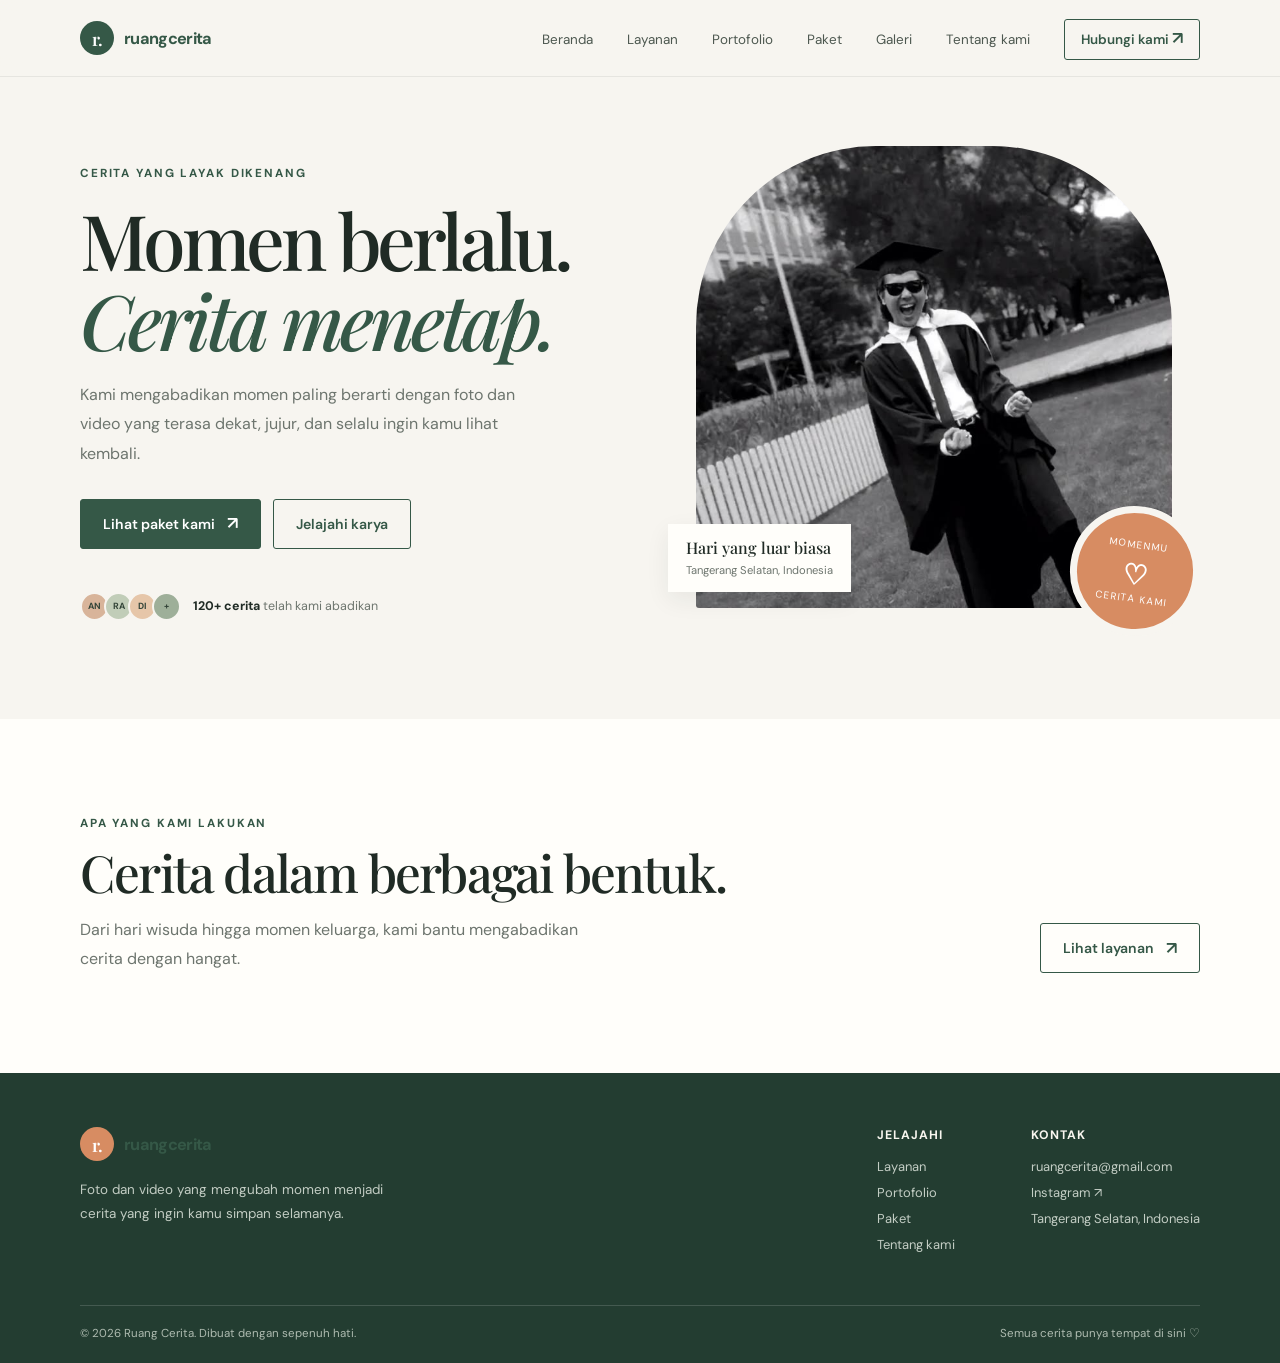
<file: index.html>
<!DOCTYPE html>
<html lang="id">
<head>
    <!-- Informasi halaman, font, stylesheet, dan JavaScript bersama. -->
    <meta charset="UTF-8">
    <meta name="viewport" content="width=device-width, initial-scale=1.0">
    <meta name="theme-color" content="#f7f5f0">
    <meta name="description" content="Ruang Cerita mengabadikan momen spesial melalui fotografi dan videografi yang hangat, jujur, dan penuh cerita.">
    <title>Ruang Cerita — Foto &amp; Video untuk Momen Berarti</title>
    <link rel="preconnect" href="https://fonts.googleapis.com">
    <link rel="preconnect" href="https://fonts.gstatic.com" crossorigin>
    <link href="https://fonts.googleapis.com/css2?family=DM+Sans:wght@400;500;600;700&amp;family=Playfair+Display:wght@500;600;700&amp;display=swap" rel="stylesheet">
    <link rel="stylesheet" href="style.css">
    <script src="script.js" defer></script>
</head>
<body>
    <!-- Navbar: logo kembali ke beranda, menu menuju halaman lain. -->
    <header class="site-header">
        <nav class="container nav-wrap" aria-label="Navigasi utama">
            <a class="brand" href="index.html" aria-label="Ruang Cerita, beranda">
                <span class="brand-mark" aria-hidden="true">r.</span>
                <span>ruang<span>cerita</span></span>
            </a>

            <button
                class="menu-toggle"
                type="button"
                aria-label="Buka menu"
                aria-expanded="false"
                aria-controls="primary-menu"
            >☰</button>    

            <ul class="nav-links" id="primary-menu">
                <li><a href="index.html" aria-current="page">Beranda</a></li>
                <li><a href="layanan.html">Layanan</a></li>
                <li><a href="portofolio.html">Portofolio</a></li>
                <li><a href="paket.html">Paket</a></li>
                <li><a href="galeri.html">Galeri</a></li>
                <li><a href="tentang.html">Tentang kami</a></li>
                <li>
                    <a class="nav-contact" href="#contact">
                        Hubungi kami <span class="arrow" aria-hidden="true">↗</span>
                    </a>
                </li>
            </ul>
        </nav>
    </header>

    <main>
        <!-- Hero: pengenalan brand dan tautan ke portofolio serta paket. -->
        <section class="container hero" id="home">
            <div class="hero-copy">
                <span class="eyebrow">Cerita yang layak dikenang</span>
                <h1>Momen berlalu.<br><em>Cerita menetap.</em></h1>
                <p>
                    Kami mengabadikan momen paling berarti dengan foto dan video
                    yang terasa dekat, jujur, dan selalu ingin kamu lihat kembali.
                </p>
                <div class="hero-actions">
                    <a class="button" href="paket.html">
                        Lihat paket kami <span class="arrow" aria-hidden="true">↗</span>
                    </a>
                    <a class="button button--outline" href="portofolio.html">Jelajahi karya</a>
                </div>
                <div class="hero-note">
                    <div class="avatar-stack" aria-hidden="true">
                        <span>AN</span><span>RA</span><span>DI</span><span>+</span>
                    </div>
                    <span><strong>120+ cerita</strong> telah kami abadikan</span>
                </div>
            </div>

            <div class="hero-visual">
                <div class="hero-image">
                    <img
                        src="asset/wisuda7.jpeg"
                        alt="Pasangan pengantin merayakan momen bersama"
                        fetchpriority="high"
                    >
                </div>
                <div class="hero-caption">
                    <strong>Hari yang luar biasa</strong>
                    <span>Tangerang Selatan, Indonesia</span>
                </div>
                <div class="hero-stamp" aria-label="Momenmu, cerita kami">
                    <span>Momenmu</span><strong>♡</strong><span>Cerita kami</span>
                </div>
            </div>
        </section>

        <!-- Ringkasan layanan dengan tautan ke halaman layanan lengkap. -->
        <section class="services" aria-label="Ringkasan layanan">
            <div class="container">
                <div class="section-heading">
                    <div>
                        <span class="eyebrow">Apa yang kami lakukan</span>
                        <h2 class="section-title">Cerita dalam berbagai bentuk.</h2>
                        <p class="section-intro">
                            Dari hari wisuda hingga momen keluarga, kami bantu
                            mengabadikan cerita dengan hangat.
                        </p>
                    </div>
                    <a class="button button--outline" href="layanan.html">
                        Lihat layanan <span class="arrow" aria-hidden="true">↗</span>
                    </a>
                </div>
            </div>
        </section>
    </main>

   <!-- Footer: tautan ke halaman lain dan informasi kontak. -->
    <footer class="site-footer" id="contact">
        <div class="container">
            <div class="footer-main">
                <div class="footer-brand">
                    <a class="brand" href="index.html">
                        <span class="brand-mark" aria-hidden="true">r.</span>
                        <span>ruang<span>cerita</span></span>
                    </a>
                    <p>
                        Foto dan video yang mengubah momen menjadi cerita yang ingin
                        kamu simpan selamanya.
                    </p>
                </div>
                <div class="footer-right">
                    <div class="footer-col">
                        <h2>Jelajahi</h2>
                        <a href="layanan.html">Layanan</a>
                        <a href="portofolio.html">Portofolio</a>
                        <a href="paket.html">Paket</a>
                        <a href="tentang.html">Tentang kami</a>
                    </div>
                    <div class="footer-col">
                        <h2>Kontak</h2>
                        <a href="mailto:ruangcerita@gmail.com">ruangcerita@gmail.com</a>
                        <a href="https://instagram.com/" target="_blank" rel="noreferrer">Instagram ↗</a>
                        <p>Tangerang Selatan, Indonesia</p>
                    </div>
                </div>
            </div>
            <div class="footer-bottom">
                <span>© 2026 Ruang Cerita. Dibuat dengan sepenuh hati.</span>
                <span>Semua cerita punya tempat di sini ♡</span>
            </div>
        </div>
    </footer>
</body>
</html>
</file>
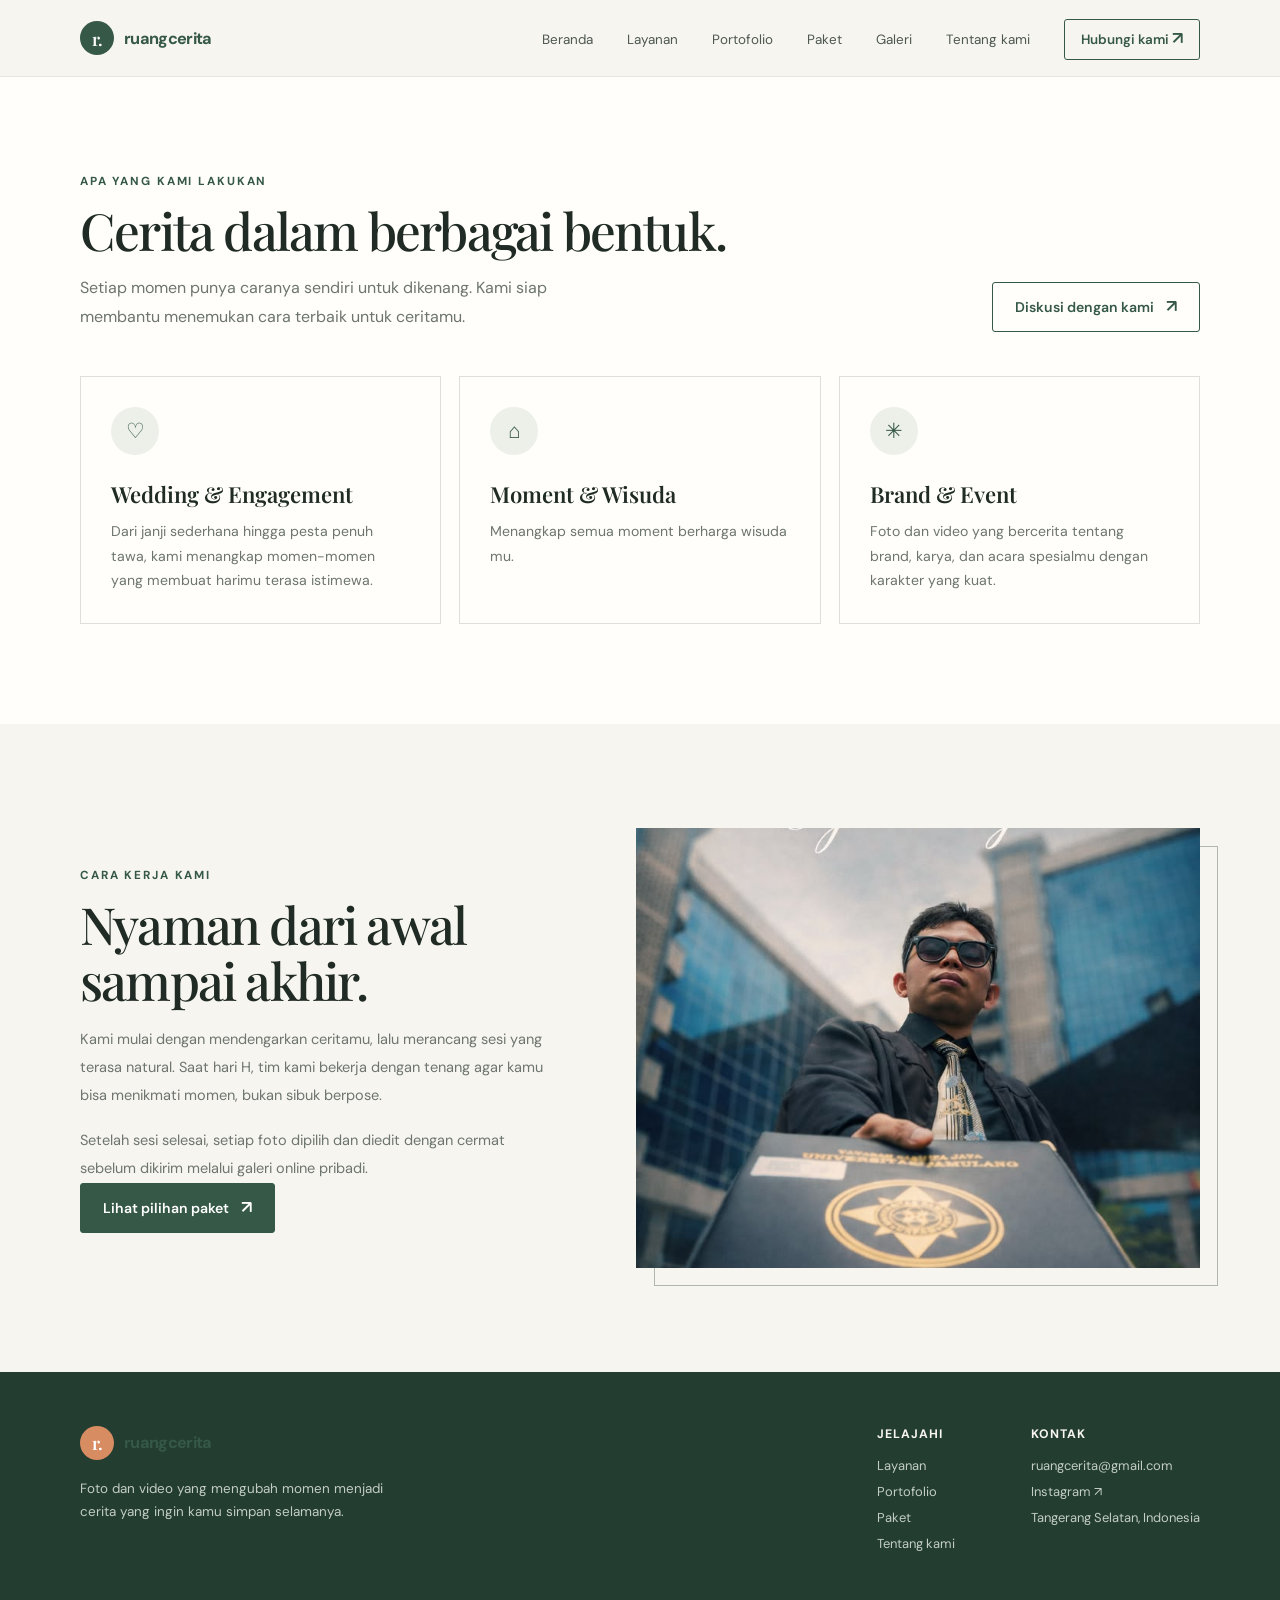
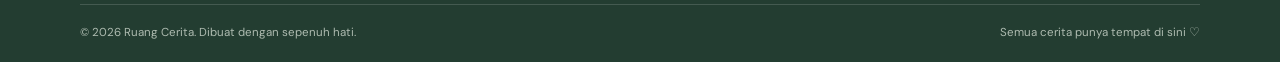
<file: layanan.html>
<!DOCTYPE html>
<html lang="id">
<head>
    <!-- Informasi halaman, font, stylesheet, dan JavaScript bersama. -->
    <meta charset="UTF-8">
    <meta name="viewport" content="width=device-width, initial-scale=1.0">
    <meta name="theme-color" content="#f7f5f0">
    <meta name="description" content="Jelajahi layanan fotografi dan videografi Ruang Cerita untuk pernikahan, keluarga, brand, dan acara.">
    <title>Layanan — Ruang Cerita</title>
    <link rel="preconnect" href="https://fonts.googleapis.com">
    <link rel="preconnect" href="https://fonts.gstatic.com" crossorigin>
    <link href="https://fonts.googleapis.com/css2?family=DM+Sans:wght@400;500;600;700&amp;family=Playfair+Display:wght@500;600;700&amp;display=swap" rel="stylesheet">
    <link rel="stylesheet" href="style.css">
    <script src="script.js" defer></script>
</head>
<body>
    <!-- Navbar: navigasi lintas halaman dan tombol menu untuk layar kecil. -->
    <header class="site-header">
        <nav class="container nav-wrap" aria-label="Navigasi utama">
            <a class="brand" href="index.html" aria-label="Ruang Cerita, beranda">
                <span class="brand-mark" aria-hidden="true">r.</span>
                <span>ruang<span>cerita</span></span>
            </a>
            <button
                class="menu-toggle"
                type="button"
                aria-label="Buka menu"
                aria-expanded="false"
                aria-controls="primary-menu"
            >☰</button>
            <ul class="nav-links" id="primary-menu">
                <li><a href="index.html" aria-current="page">Beranda</a></li>
                <li><a href="layanan.html">Layanan</a></li>
                <li><a href="portofolio.html">Portofolio</a></li>
                <li><a href="paket.html">Paket</a></li>
                <li><a href="galeri.html">Galeri</a></li>
                <li><a href="tentang.html">Tentang kami</a></li>
                <li>
                    <a class="nav-contact" href="#contact">
                        Hubungi kami <span class="arrow" aria-hidden="true">↗</span>
                    </a>
                </li>
            </ul>
        </nav>
    </header>

    <main>
        <!-- Daftar jasa utama yang ditawarkan oleh tim. -->
        <section class="services">
            <div class="container">
                <div class="section-heading">
                    <div>
                        <span class="eyebrow">Apa yang kami lakukan</span>
                        <h1 class="section-title">Cerita dalam berbagai bentuk.</h1>
                        <p class="section-intro">
                            Setiap momen punya caranya sendiri untuk dikenang.
                            Kami siap membantu menemukan cara terbaik untuk ceritamu.
                        </p>
                    </div>
                    <a class="button button--outline" href="#contact">
                        Diskusi dengan kami <span class="arrow" aria-hidden="true">↗</span>
                    </a>
                </div>
                <div class="services-grid">
                    <article class="service-card">
                        <div class="service-icon" aria-hidden="true">♡</div>
                        <h2>Wedding &amp; Engagement</h2>
                        <p>
                            Dari janji sederhana hingga pesta penuh tawa, kami menangkap
                            momen-momen yang membuat harimu terasa istimewa.
                        </p>
                    </article>
                    <article class="service-card">
                        <div class="service-icon" aria-hidden="true">⌂</div>
                        <h2>Moment &amp; Wisuda</h2>
                        <p>
                            Menangkap semua moment berharga wisuda mu.
                        </p>
                    </article>
                    <article class="service-card">
                        <div class="service-icon" aria-hidden="true">✳</div>
                        <h2>Brand &amp; Event</h2>
                        <p>
                            Foto dan video yang bercerita tentang brand, karya, dan acara
                            spesialmu dengan karakter yang kuat.
                        </p>
                    </article>
                </div>
            </div>
        </section>

        <!-- Penjelasan singkat tentang alur kerja jasa. -->
        <section class="container about">
            <div class="about-copy">
                <span class="eyebrow">Cara kerja kami</span>
                <h2 class="section-title">Nyaman dari awal sampai akhir.</h2>
                <p>
                    Kami mulai dengan mendengarkan ceritamu, lalu merancang sesi yang
                    terasa natural. Saat hari H, tim kami bekerja dengan tenang agar
                    kamu bisa menikmati momen, bukan sibuk berpose.
                </p>
                <p>
                    Setelah sesi selesai, setiap foto dipilih dan diedit dengan cermat
                    sebelum dikirim melalui galeri online pribadi.
                </p>
                <a class="button" href="paket.html">
                    Lihat pilihan paket <span class="arrow" aria-hidden="true">↗</span>
                </a>
            </div>
            <div class="about-photo">
                <img
                    src="asset/wisuda-gokil.jpeg"
                    alt="Fotografer mengabadikan momen pasangan"
                    loading="lazy"
                >
            </div>
        </section>
    </main>

    <!-- Footer: tautan ke halaman lain dan informasi kontak. -->
    <footer class="site-footer" id="contact">
        <div class="container">
            <div class="footer-main">
                <div class="footer-brand">
                    <a class="brand" href="index.html">
                        <span class="brand-mark" aria-hidden="true">r.</span>
                        <span>ruang<span>cerita</span></span>
                    </a>
                    <p>
                        Foto dan video yang mengubah momen menjadi cerita yang ingin
                        kamu simpan selamanya.
                    </p>
                </div>
                <div class="footer-right">
                    <div class="footer-col">
                        <h2>Jelajahi</h2>
                        <a href="layanan.html">Layanan</a>
                        <a href="portofolio.html">Portofolio</a>
                        <a href="paket.html">Paket</a>
                        <a href="tentang.html">Tentang kami</a>
                    </div>
                    <div class="footer-col">
                        <h2>Kontak</h2>
                        <a href="mailto:ruangcerita@gmail.com">ruangcerita@gmail.com</a>
                        <a href="https://instagram.com/" target="_blank" rel="noreferrer">Instagram ↗</a>
                        <p>Tangerang Selatan, Indonesia</p>
                    </div>
                </div>
            </div>
            <div class="footer-bottom">
                <span>© 2026 Ruang Cerita. Dibuat dengan sepenuh hati.</span>
                <span>Semua cerita punya tempat di sini ♡</span>
            </div>
        </div>
    </footer>
</body>
</html>
</file>
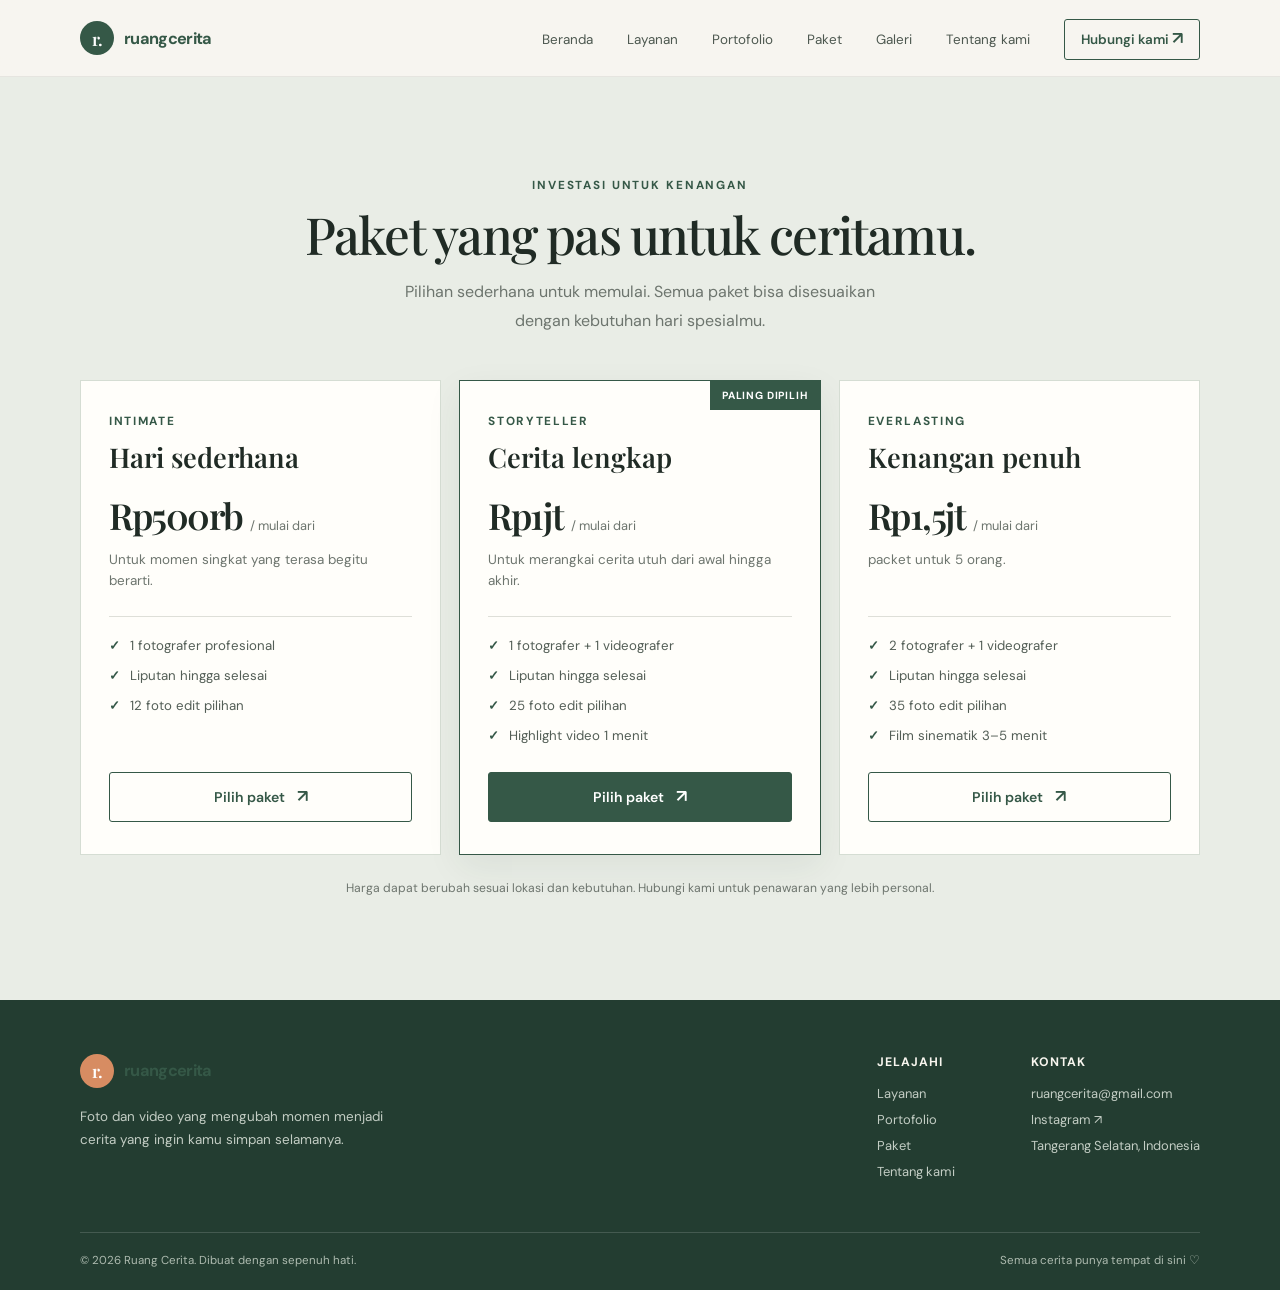
<file: paket.html>
<!DOCTYPE html>
<html lang="id">
<head>
    <!-- Informasi halaman, font, stylesheet, dan JavaScript bersama. -->
    <meta charset="UTF-8">
    <meta name="viewport" content="width=device-width, initial-scale=1.0">
    <meta name="theme-color" content="#f7f5f0">
    <meta name="description" content="Pilih paket fotografi dan videografi Ruang Cerita yang sesuai dengan kebutuhanmu.">
    <title>Paket &amp; Harga — Ruang Cerita</title>
    <link rel="preconnect" href="https://fonts.googleapis.com">
    <link rel="preconnect" href="https://fonts.gstatic.com" crossorigin>
    <link href="https://fonts.googleapis.com/css2?family=DM+Sans:wght@400;500;600;700&amp;family=Playfair+Display:wght@500;600;700&amp;display=swap" rel="stylesheet">
    <link rel="stylesheet" href="style.css">
    <script src="script.js" defer></script>
</head>
<body>
    <!-- Navbar: navigasi lintas halaman dan menu responsif. -->
    <header class="site-header">
        <nav class="container nav-wrap" aria-label="Navigasi utama">
            <a class="brand" href="index.html" aria-label="Ruang Cerita, beranda">
                <span class="brand-mark" aria-hidden="true">r.</span>
                <span>ruang<span>cerita</span></span>
            </a>
            <button
                class="menu-toggle"
                type="button"
                aria-label="Buka menu"
                aria-expanded="false"
                aria-controls="primary-menu"
            >☰</button>
            <ul class="nav-links" id="primary-menu">
                <li><a href="index.html" aria-current="page">Beranda</a></li>
                <li><a href="layanan.html">Layanan</a></li>
                <li><a href="portofolio.html">Portofolio</a></li>
                <li><a href="paket.html">Paket</a></li>
                <li><a href="galeri.html">Galeri</a></li>
                <li><a href="tentang.html">Tentang kami</a></li>
                <li>
                    <a class="nav-contact" href="#contact">
                        Hubungi kami <span class="arrow" aria-hidden="true">↗</span>
                    </a>
                </li>
            </ul>
        </nav>
    </header>

    <main>
        <!-- Daftar harga dan rincian yang termasuk di setiap paket. -->
        <section class="packages">
            <div class="container">
                <div class="packages-heading">
                    <span class="eyebrow">Investasi untuk kenangan</span>
                    <h1 class="section-title">Paket yang pas untuk ceritamu.</h1>
                    <p class="section-intro">
                        Pilihan sederhana untuk memulai. Semua paket bisa disesuaikan
                        dengan kebutuhan hari spesialmu.
                    </p>
                </div>

                <div class="package-grid">
                    <article class="package-card">
                        <span class="package-name">Intimate</span>
                        <h2>Hari sederhana</h2>
                        <p class="package-price">Rp500rb <small>/ mulai dari</small></p>
                        <p class="package-desc">Untuk momen singkat yang terasa begitu berarti.</p>
                        <ul class="package-features">
                            <li>1 fotografer profesional</li>
                            <li>Liputan hingga selesai</li>
                            <li>12 foto edit pilihan</li>
                            
                        </ul>
                        <a class="button button--outline" href="#contact">
                            Pilih paket <span class="arrow" aria-hidden="true">↗</span>
                        </a>
                    </article>

                    <article class="package-card package-card--featured">
                        <span class="popular">Paling dipilih</span>
                        <span class="package-name">Storyteller</span>
                        <h2>Cerita lengkap</h2>
                        <p class="package-price">Rp1jt <small>/ mulai dari</small></p>
                        <p class="package-desc">Untuk merangkai cerita utuh dari awal hingga akhir.</p>
                        <ul class="package-features">
                            <li>1 fotografer + 1 videografer</li>
                            <li>Liputan hingga selesai</li>
                            <li>25 foto edit pilihan</li>
                            <li>Highlight video 1 menit</li>
                            
                        </ul>
                        <a class="button" href="#contact">
                            Pilih paket <span class="arrow" aria-hidden="true">↗</span>
                        </a>
                    </article>

                    <article class="package-card">
                        <span class="package-name">Everlasting</span>
                        <h2>Kenangan penuh</h2>
                        <p class="package-price">Rp1,5jt <small>/ mulai dari</small></p>
                        <p class="package-desc">packet untuk 5 orang.</p>
                        <ul class="package-features">
                            <li>2 fotografer + 1 videografer</li>
                            <li>Liputan hingga selesai</li>
                            <li>35 foto edit pilihan</li>
                            <li>Film sinematik 3–5 menit</li>
                            
                        </ul>
                        <a class="button button--outline" href="#contact">
                            Pilih paket <span class="arrow" aria-hidden="true">↗</span>
                        </a>
                    </article>
                </div>

                <p class="package-note">
                    Harga dapat berubah sesuai lokasi dan kebutuhan. Hubungi kami
                    untuk penawaran yang lebih personal.
                </p>
            </div>
        </section>
    </main>

    <!-- Footer: tautan ke halaman lain dan informasi kontak. -->
    <footer class="site-footer" id="contact">
        <div class="container">
            <div class="footer-main">
                <div class="footer-brand">
                    <a class="brand" href="index.html">
                        <span class="brand-mark" aria-hidden="true">r.</span>
                        <span>ruang<span>cerita</span></span>
                    </a>
                    <p>
                        Foto dan video yang mengubah momen menjadi cerita yang ingin
                        kamu simpan selamanya.
                    </p>
                </div>
                <div class="footer-right">
                    <div class="footer-col">
                        <h2>Jelajahi</h2>
                        <a href="layanan.html">Layanan</a>
                        <a href="portofolio.html">Portofolio</a>
                        <a href="paket.html">Paket</a>
                        <a href="tentang.html">Tentang kami</a>
                    </div>
                    <div class="footer-col">
                        <h2>Kontak</h2>
                        <a href="mailto:ruangcerita@gmail.com">ruangcerita@gmail.com</a>
                        <a href="https://instagram.com/" target="_blank" rel="noreferrer">Instagram ↗</a>
                        <p>Tangerang Selatan, Indonesia</p>
                    </div>
                </div>
            </div>
            <div class="footer-bottom">
                <span>© 2026 Ruang Cerita. Dibuat dengan sepenuh hati.</span>
                <span>Semua cerita punya tempat di sini ♡</span>
            </div>
        </div>
    </footer>
</body>
</html>
</file>
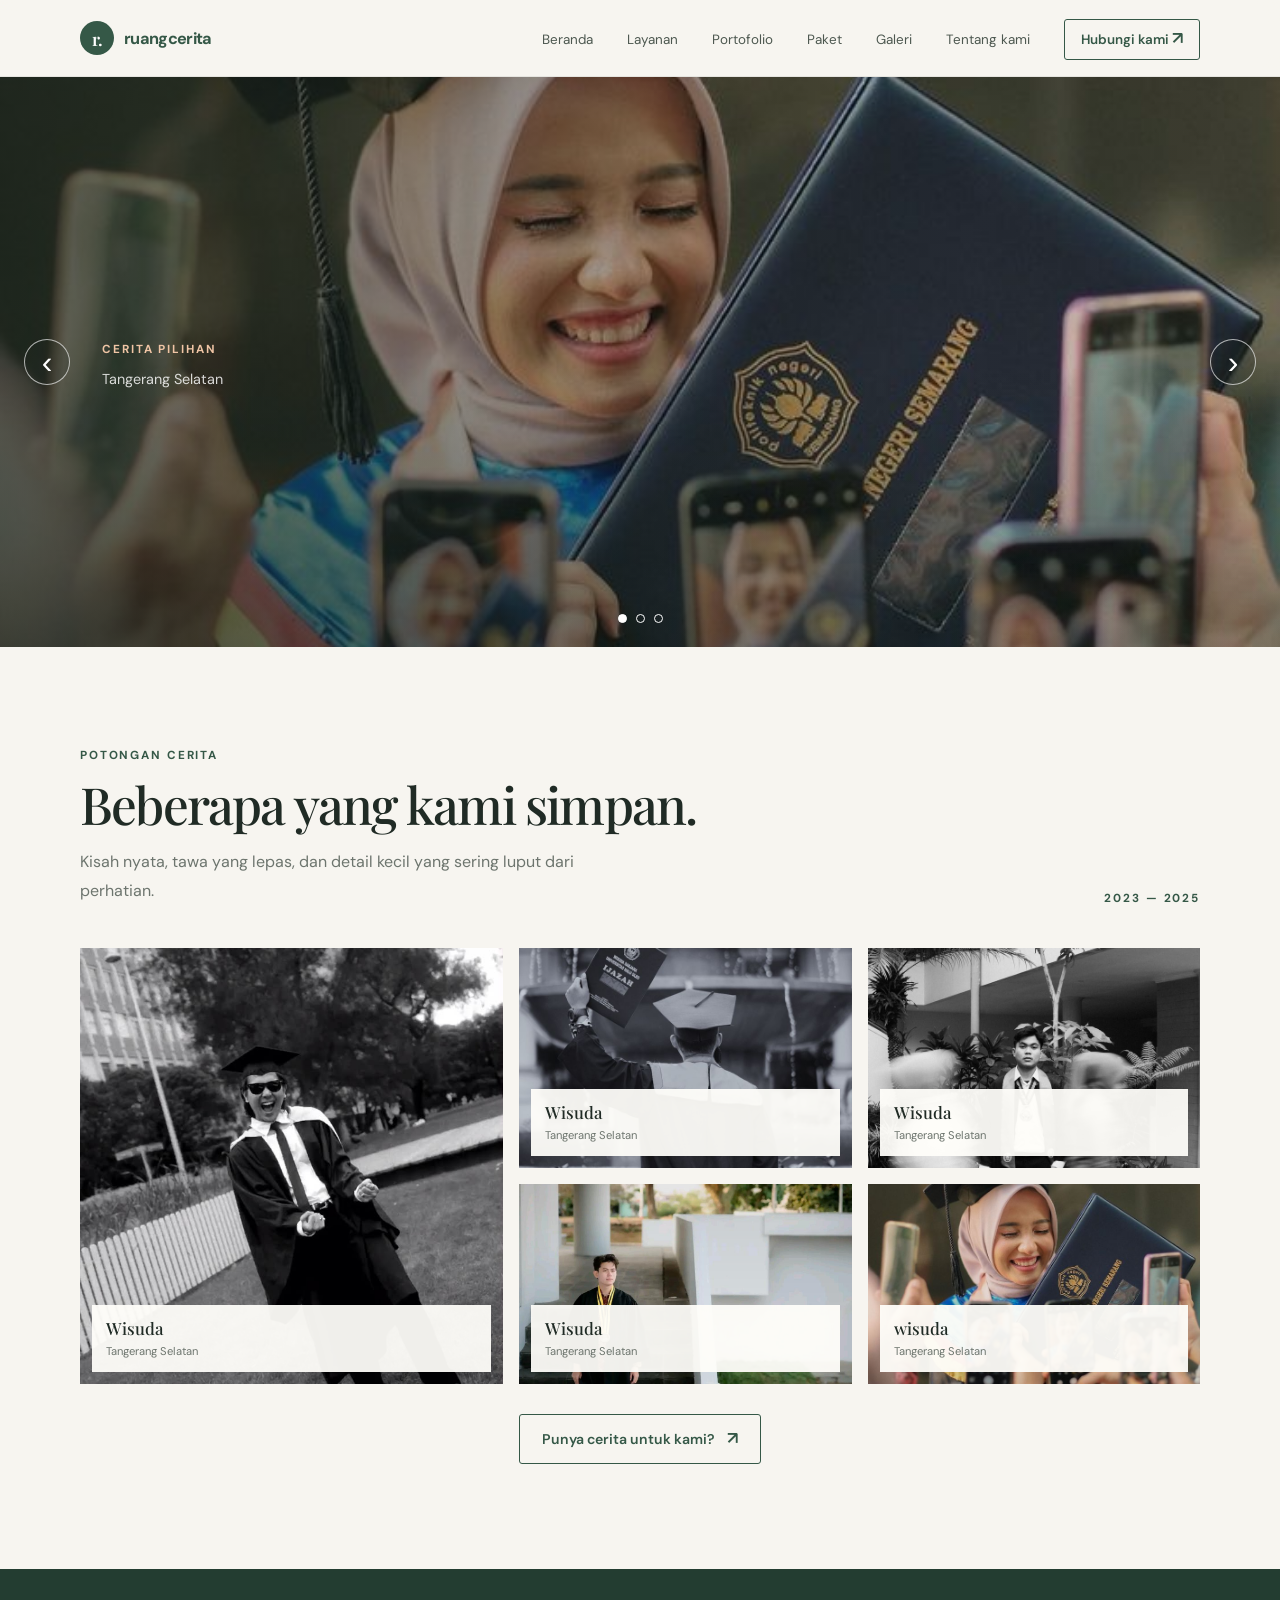
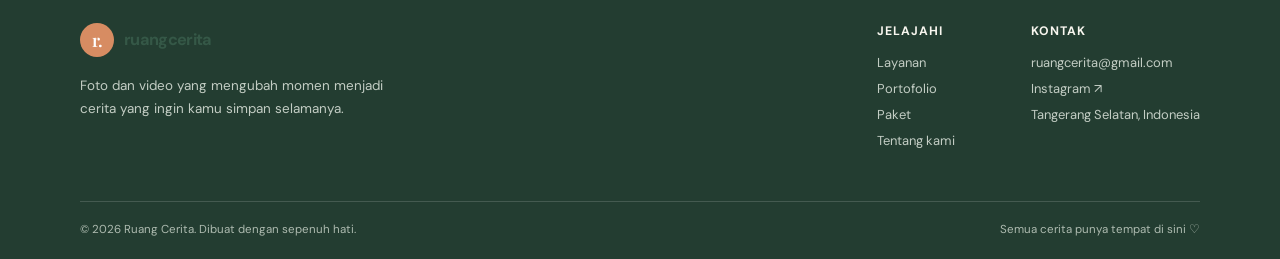
<file: portofolio.html>
<!DOCTYPE html>
<html lang="id">
<head>
    <!-- Informasi halaman, font, stylesheet, dan JavaScript bersama. -->
    <meta charset="UTF-8">
    <meta name="viewport" content="width=device-width, initial-scale=1.0">
    <meta name="theme-color" content="#f7f5f0">
    <meta name="description" content="Lihat pilihan portofolio foto dan video karya tim Ruang Cerita.">
    <title>Portofolio — Ruang Cerita</title>
    <link rel="preconnect" href="https://fonts.googleapis.com">
    <link rel="preconnect" href="https://fonts.gstatic.com" crossorigin>
    <link href="https://fonts.googleapis.com/css2?family=DM+Sans:wght@400;500;600;700&amp;family=Playfair+Display:wght@500;600;700&amp;display=swap" rel="stylesheet">
    <link rel="stylesheet" href="style.css">
    <script src="script.js" defer></script>
</head>
<body>
    <!-- Navbar: tautan lintas halaman dan menu responsif. -->
    <header class="site-header">
        <nav class="container nav-wrap" aria-label="Navigasi utama">
            <a class="brand" href="index.html" aria-label="Ruang Cerita, beranda">
                <span class="brand-mark" aria-hidden="true">r.</span>
                <span>ruang<span>cerita</span></span>
            </a>
            <button
                class="menu-toggle"
                type="button"
                aria-label="Buka menu"
                aria-expanded="false"
                aria-controls="primary-menu"
            >☰</button>
            <ul class="nav-links" id="primary-menu">
                <li><a href="index.html" aria-current="page">Beranda</a></li>
                <li><a href="layanan.html">Layanan</a></li>
                <li><a href="portofolio.html">Portofolio</a></li>
                <li><a href="paket.html">Paket</a></li>
                <li><a href="galeri.html">Galeri</a></li>
                <li><a href="tentang.html">Tentang kami</a></li>
                <li>
                    <a class="nav-contact" href="#contact">
                        Hubungi kami <span class="arrow" aria-hidden="true">↗</span>
                    </a>
                </li>
            </ul>
        </nav>
    </header>

    <main>
        <!-- Carousel sorotan foto; perpindahan otomatis diatur oleh script.js. -->
        <section class="portfolio-carousel" aria-label="Sorotan portofolio">
            <div class="carousel-track">
                <article class="carousel-slide is-active" aria-hidden="false">
                    <img
                        src="asset/wisuda6.jpeg"
                        alt="Pasangan pengantin berjalan bersama di alam terbuka"
                    >
                    <div class="carousel-caption">
                        <span class="eyebrow">Cerita pilihan</span>
                        <h2></h2>
                        <p> Tangerang Selatan</p>
                    </div>
                </article>
                <article class="carousel-slide" aria-hidden="true">
                    <img
                        src="asset/wisuda8.jpeg"
                        alt="Keluarga kecil menikmati waktu bersama"
                        loading="lazy"
                    >
                    <div class="carousel-caption">
                        <span class="eyebrow">Cerita pilihan</span>
                        <h2></h2>
                        <p> Tangerang Selatan</p>
                    </div>
                </article>
                <article class="carousel-slide" aria-hidden="true">
                    <img
                        src="asset/wisuda5.jpeg"
                        alt="Pasangan merayakan hari pernikahan mereka"
                        loading="lazy"
                    >
                    <div class="carousel-caption">
                        <span class="eyebrow">Cerita pilihan</span>
                        <h2></h2>
                        <p> Tangerang Selatan</p>
                    </div>
                </article>
            </div>
            <button class="carousel-control carousel-control--prev" type="button" aria-label="Foto sebelumnya">‹</button>
            <button class="carousel-control carousel-control--next" type="button" aria-label="Foto berikutnya">›</button>
            <div class="carousel-dots" aria-label="Pilih foto"></div>
        </section>

        <!-- Galeri utama tetap dipertahankan di bawah carousel. -->
        <section class="portfolio container">
            <div class="portfolio-top">
                <div>
                    <span class="eyebrow">Potongan cerita</span>
                    <h1 class="section-title">Beberapa yang kami simpan.</h1>
                    <p class="section-intro">
                        Kisah nyata, tawa yang lepas, dan detail kecil yang sering
                        luput dari perhatian.
                    </p>
                </div>
                <span class="eyebrow">2023 — 2025</span>
            </div>
            <div class="portfolio-grid">
                <article class="portfolio-item">
                    <img
                        src="asset/wisuda7.jpeg"
                        alt="Pasangan pengantin berjalan bersama di alam terbuka"
                        loading="lazy"
                    >
                    <div class="portfolio-label">
                        <strong>Wisuda</strong>
                        <span> Tangerang Selatan</span>
                    </div>
                </article>
                <article class="portfolio-item">
                    <img
                        src="asset/wisuda8.jpeg"
                        alt="Keluarga kecil menikmati waktu bersama"
                        loading="lazy"
                    >
                    <div class="portfolio-label">
                        <strong>Wisuda</strong>
                        <span> Tangerang Selatan</span>
                    </div>
                </article>
                <article class="portfolio-item">
                    <img
                        src="asset/wisuda9.jpg.jpeg"
                        alt="Dekorasi meja untuk sebuah acara spesial"
                        loading="lazy"
                    >
                    <div class="portfolio-label">
                        <strong>Wisuda</strong>
                        <span>Tangerang Selatan</span>
                    </div>
                </article>
                <article class="portfolio-item">
                    <img
                        src="asset/wisuda5.jpeg"
                        alt="Pasangan merayakan hari pernikahan mereka"
                        loading="lazy"
                    >
                    <div class="portfolio-label">
                        <strong>Wisuda</strong>
                        <span> Tangerang Selatan</span>
                    </div>
                </article>
                <article class="portfolio-item">
                    <img
                        src="asset/wisuda6.jpeg"
                        alt="Momen bahagia di sebuah perayaan"
                        loading="lazy"
                    >
                    <div class="portfolio-label">
                        <strong>wisuda</strong>
                        <span>Tangerang Selatan</span>
                    </div>
                </article>
            </div>
            <div class="portfolio-footer">
                <a class="button button--outline" href="#contact">
                    Punya cerita untuk kami? <span class="arrow" aria-hidden="true">↗</span>
                </a>
            </div>
        </section>
    </main>

   <!-- Footer: tautan ke halaman lain dan informasi kontak. -->
    <footer class="site-footer" id="contact">
        <div class="container">
            <div class="footer-main">
                <div class="footer-brand">
                    <a class="brand" href="index.html">
                        <span class="brand-mark" aria-hidden="true">r.</span>
                        <span>ruang<span>cerita</span></span>
                    </a>
                    <p>
                        Foto dan video yang mengubah momen menjadi cerita yang ingin
                        kamu simpan selamanya.
                    </p>
                </div>
                <div class="footer-right">
                    <div class="footer-col">
                        <h2>Jelajahi</h2>
                        <a href="layanan.html">Layanan</a>
                        <a href="portofolio.html">Portofolio</a>
                        <a href="paket.html">Paket</a>
                        <a href="tentang.html">Tentang kami</a>
                    </div>
                    <div class="footer-col">
                        <h2>Kontak</h2>
                        <a href="mailto:ruangcerita@gmail.com">ruangcerita@gmail.com</a>
                        <a href="https://instagram.com/" target="_blank" rel="noreferrer">Instagram ↗</a>
                        <p>Tangerang Selatan, Indonesia</p>
                    </div>
                </div>
            </div>
            <div class="footer-bottom">
                <span>© 2026 Ruang Cerita. Dibuat dengan sepenuh hati.</span>
                <span>Semua cerita punya tempat di sini ♡</span>
            </div>
        </div>
    </footer>
</body>
</html>
</file>
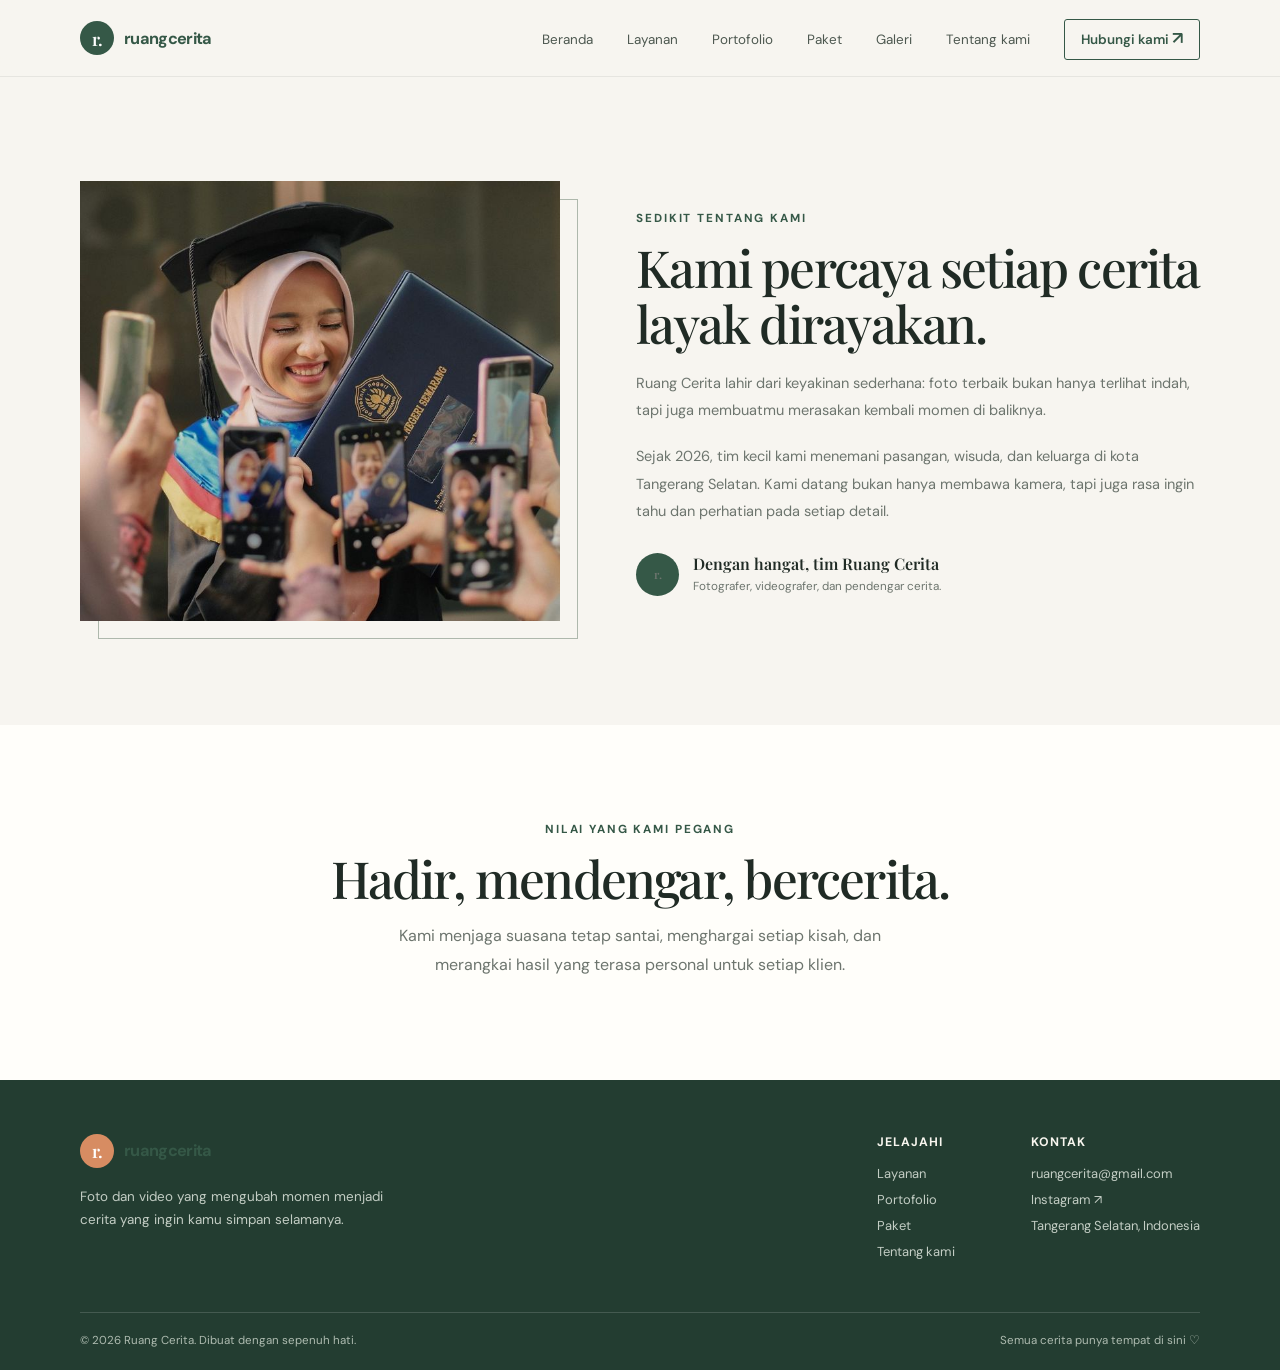
<file: tentang.html>
<!DOCTYPE html>
<html lang="id">
<head>
    <!-- Informasi halaman, font, stylesheet, dan JavaScript bersama. -->
    <meta charset="UTF-8">
    <meta name="viewport" content="width=device-width, initial-scale=1.0">
    <meta name="theme-color" content="#f7f5f0">
    <meta name="description" content="Kenali tim Ruang Cerita, fotografer dan videografer yang mengabadikan momen dengan hangat dan jujur.">
    <title>Tentang Kami — Ruang Cerita</title>
    <link rel="preconnect" href="https://fonts.googleapis.com">
    <link rel="preconnect" href="https://fonts.gstatic.com" crossorigin>
    <link href="https://fonts.googleapis.com/css2?family=DM+Sans:wght@400;500;600;700&amp;family=Playfair+Display:wght@500;600;700&amp;display=swap" rel="stylesheet">
    <link rel="stylesheet" href="style.css">
    <script src="script.js" defer></script>
</head>
<body>
    <!-- Navbar: navigasi lintas halaman dan menu responsif. -->
    <header class="site-header">
        <nav class="container nav-wrap" aria-label="Navigasi utama">
            <a class="brand" href="index.html" aria-label="Ruang Cerita, beranda">
                <span class="brand-mark" aria-hidden="true">r.</span>
                <span>ruang<span>cerita</span></span>
            </a>
            <button
                class="menu-toggle"
                type="button"
                aria-label="Buka menu"
                aria-expanded="false"
                aria-controls="primary-menu"
            >☰</button>
            <ul class="nav-links" id="primary-menu">
                <li><a href="index.html" aria-current="page">Beranda</a></li>
                <li><a href="layanan.html">Layanan</a></li>
                <li><a href="portofolio.html">Portofolio</a></li>
                <li><a href="paket.html">Paket</a></li>
                <li><a href="galeri.html">Galeri</a></li>
                <li><a href="tentang.html">Tentang kami</a></li>
                <li>
                    <a class="nav-contact" href="#contact">
                        Hubungi kami <span class="arrow" aria-hidden="true">↗</span>
                    </a>
                </li>
            </ul>
        </nav>
    </header>

    <main>
        <!-- Cerita dan nilai yang membentuk tim Ruang Cerita. -->
        <section class="container about">
            <div class="about-photo">
                <img
                    src="asset/wisuda6.jpeg"
                    alt="Tim fotografer mengabadikan momen di sebuah acara"
                    loading="lazy"
                >
            </div>
            <div class="about-copy">
                <span class="eyebrow">Sedikit tentang kami</span>
                <h1 class="section-title">Kami percaya setiap cerita layak dirayakan.</h1>
                <p>
                    Ruang Cerita lahir dari keyakinan sederhana: foto terbaik bukan
                    hanya terlihat indah, tapi juga membuatmu merasakan kembali
                    momen di baliknya.
                </p>
                <p>
                    Sejak 2026, tim kecil kami menemani pasangan, wisuda, dan keluarga
                    di kota Tangerang Selatan. Kami datang bukan hanya membawa kamera, tapi
                    juga rasa ingin tahu dan perhatian pada setiap detail.
                </p>
                <div class="about-signoff">
                    <span class="signoff-mark" aria-hidden="true">r.</span>
                    <div>
                        <strong>Dengan hangat, tim Ruang Cerita</strong>
                        <span>Fotografer, videografer, dan pendengar cerita.</span>
                    </div>
                </div>
            </div>
        </section>

        <!-- Nilai utama dalam mendampingi setiap klien. -->
        <section class="services">
            <div class="container">
                <div class="packages-heading">
                    <span class="eyebrow">Nilai yang kami pegang</span>
                    <h2 class="section-title">Hadir, mendengar, bercerita.</h2>
                    <p class="section-intro">
                        Kami menjaga suasana tetap santai, menghargai setiap kisah,
                        dan merangkai hasil yang terasa personal untuk setiap klien.
                    </p>
                </div>
            </div>
        </section>
    </main>

   <!-- Footer: tautan ke halaman lain dan informasi kontak. -->
    <footer class="site-footer" id="contact">
        <div class="container">
            <div class="footer-main">
                <div class="footer-brand">
                    <a class="brand" href="index.html">
                        <span class="brand-mark" aria-hidden="true">r.</span>
                        <span>ruang<span>cerita</span></span>
                    </a>
                    <p>
                        Foto dan video yang mengubah momen menjadi cerita yang ingin
                        kamu simpan selamanya.
                    </p>
                </div>
                <div class="footer-right">
                    <div class="footer-col">
                        <h2>Jelajahi</h2>
                        <a href="layanan.html">Layanan</a>
                        <a href="portofolio.html">Portofolio</a>
                        <a href="paket.html">Paket</a>
                        <a href="tentang.html">Tentang kami</a>
                    </div>
                    <div class="footer-col">
                        <h2>Kontak</h2>
                        <a href="mailto:ruangcerita@gmail.com">ruangcerita@gmail.com</a>
                        <a href="https://instagram.com/" target="_blank" rel="noreferrer">Instagram ↗</a>
                        <p>Tangerang Selatan, Indonesia</p>
                    </div>
                </div>
            </div>
            <div class="footer-bottom">
                <span>© 2026 Ruang Cerita. Dibuat dengan sepenuh hati.</span>
                <span>Semua cerita punya tempat di sini ♡</span>
            </div>
        </div>
    </footer>
</body>
</html>
</file>
<file: style.css>
/* Variabel warna dan font yang digunakan di seluruh halaman. */
:root {
    --paper: #f7f5f0;
    --ink: #202b25;
    --muted: #6d756e;
    --green: #355847;
    --green-dark: #233d31;
    --orange: #d78c62;
    --line: #dedfd8;
    --white: #fffefa;
    --serif: "Playfair Display", Georgia, serif;
    --sans: "DM Sans", sans-serif;
}

/* Aturan dasar dan elemen yang digunakan bersama. */
* {
    box-sizing: border-box;
}

html {
    scroll-behavior: smooth;
    scroll-padding-top: 88px;
}

body {
    margin: 0;
    background: var(--paper);
    color: var(--ink);
    font-family: var(--sans);
}

a {
    color: inherit;
    text-decoration: none;
}

img {
    display: block;
    width: 100%;
}

.container {
    width: min(1120px, calc(100% - 48px));
    margin-inline: auto;
}

.eyebrow {
    color: var(--green);
    font-size: .73rem;
    font-weight: 700;
    letter-spacing: .16em;
    text-transform: uppercase;
}

.section-title {
    margin: 12px 0 0;
    font: 500 clamp(2.2rem, 4vw, 3.45rem)/1.1 var(--serif);
    letter-spacing: -.035em;
}

.section-intro {
    max-width: 500px;
    margin: 16px 0 0;
    color: var(--muted);
    line-height: 1.8;
}

/* Tombol utama dan tombol dengan latar transparan. */
.button {
    display: inline-flex;
    min-height: 50px;
    align-items: center;
    justify-content: center;
    gap: 12px;
    padding: 0 22px;
    border: 1px solid var(--green);
    border-radius: 3px;
    background: var(--green);
    color: white;
    font-size: .88rem;
    font-weight: 600;
    transition: background .2s, color .2s, transform .2s;
}

.button:hover {
    transform: translateY(-2px);
    background: var(--green-dark);
}

.button--outline {
    background: transparent;
    color: var(--green);
}

.button--outline:hover {
    background: var(--green);
    color: white;
}

.arrow {
    font-size: 1.1rem;
    line-height: 1;
}

/* Navbar: logo, tautan halaman, tombol kontak, dan menu mobile. */
.site-header {
    position: sticky;
    z-index: 10;
    top: 0;
    border-bottom: 1px solid rgba(32, 43, 37, .08);
    background: rgba(247, 245, 240, .94);
    backdrop-filter: blur(12px);
}

.nav-wrap {
    display: flex;
    min-height: 76px;
    align-items: center;
    justify-content: space-between;
}

.brand {
    display: inline-flex;
    align-items: center;
    gap: 10px;
    font-size: 1.02rem;
    font-weight: 700;
    letter-spacing: -.04em;
}

.brand-mark {
    display: grid;
    width: 34px;
    height: 34px;
    place-items: center;
    border-radius: 50%;
    background: var(--green);
    color: white;
    font: 600 1.1rem var(--serif);
}

.brand span:last-child {
    color: var(--green);
}

.nav-links {
    display: flex;
    align-items: center;
    gap: 34px;
    margin: 0;
    padding: 0;
    list-style: none;
}

.nav-links a {
    color: #4d5850;
    font-size: .84rem;
    transition: color .2s;
}

.nav-links a:hover {
    color: var(--orange);
}

.nav-contact {
    padding: 11px 16px;
    border: 1px solid var(--green);
    border-radius: 3px;
    color: var(--green) !important;
    font-weight: 600;
}

.menu-toggle {
    display: none;
    width: 42px;
    height: 42px;
    border: 1px solid var(--line);
    border-radius: 3px;
    background: transparent;
    color: var(--ink);
    font-size: 1.3rem;
    cursor: pointer;
}

/* Hero homepage: teks pengenalan, tombol, dan foto utama. */
.hero {
    display: grid;
    min-height: 630px;
    grid-template-columns: 1fr 1fr;
    align-items: center;
    gap: 55px;
    padding-block: 64px 78px;
}

.hero-copy {
    padding: 20px 0;
}

.hero h1 {
    max-width: 550px;
    margin: 18px 0 20px;
    font: 500 clamp(3.2rem, 6vw, 5.3rem)/1.04 var(--serif);
    letter-spacing: -.055em;
}

.hero h1 em {
    color: var(--green);
    font-weight: 500;
}

.hero-copy>p {
    max-width: 460px;
    margin: 0;
    color: var(--muted);
    font-size: 1rem;
    line-height: 1.85;
}

.hero-actions {
    display: flex;
    flex-wrap: wrap;
    gap: 12px;
    margin-top: 30px;
}

.hero-note {
    display: flex;
    align-items: center;
    gap: 12px;
    margin-top: 43px;
    color: var(--muted);
    font-size: .78rem;
}

.avatar-stack {
    display: flex;
    padding-left: 5px;
}

.avatar-stack span {
    display: grid;
    width: 29px;
    height: 29px;
    margin-left: -5px;
    place-items: center;
    border: 2px solid var(--paper);
    border-radius: 50%;
    background: #d8b49a;
    color: #344539;
    font-size: .56rem;
    font-weight: 700;
}

.avatar-stack span:nth-child(2) {
    background: #c1cdb8;
}

.avatar-stack span:nth-child(3) {
    background: #e6c6a9;
}

.avatar-stack span:nth-child(4) {
    background: #9eaf99;
}

.hero-note strong {
    color: var(--ink);
}

.hero-visual {
    position: relative;
    min-height: 490px;
}

.hero-image {
    position: absolute;
    inset: 0 28px 28px;
    overflow: hidden;
    border-radius: 180px 180px 3px 3px;
    background: #c9c4b8;
}

.hero-image img {
    height: 100%;
    object-fit: cover;
    object-position: center;
}

.hero-stamp {
    position: absolute;
    right: 0;
    bottom: 0;
    display: grid;
    width: 130px;
    height: 130px;
    place-content: center;
    border: 7px solid var(--paper);
    border-radius: 50%;
    background: var(--orange);
    color: white;
    text-align: center;
    transform: rotate(8deg);
}

.hero-stamp span {
    font-size: .62rem;
    letter-spacing: .12em;
    text-transform: uppercase;
}

.hero-stamp strong {
    margin-top: 4px;
    font: 600 1.75rem var(--serif);
}

.hero-caption {
    position: absolute;
    bottom: 44px;
    left: 0;
    padding: 13px 18px;
    background: var(--white);
    box-shadow: 0 8px 24px #202b2512;
}

.hero-caption strong {
    display: block;
    font: 500 1rem var(--serif);
}

.hero-caption span {
    color: var(--muted);
    font-size: .7rem;
}

/* Bagian pengenalan layanan dan kartu-kartu jasa. */
.services {
    padding: 92px 0 100px;
    background: var(--white);
}

.section-heading {
    display: flex;
    align-items: end;
    justify-content: space-between;
    gap: 30px;
}

.services-grid {
    display: grid;
    grid-template-columns: repeat(3, 1fr);
    gap: 18px;
    margin-top: 44px;
}

.service-card {
    min-height: 245px;
    padding: 30px;
    border: 1px solid var(--line);
    transition: transform .2s, border-color .2s;
}

.service-card:hover {
    transform: translateY(-4px);
    border-color: #9caf9f;
}

.service-icon {
    display: grid;
    width: 48px;
    height: 48px;
    place-items: center;
    border-radius: 50%;
    background: #edf0e9;
    color: var(--green);
    font-size: 1.3rem;
}

.service-card h2,
.service-card h3 {
    margin: 24px 0 10px;
    font: 600 1.38rem var(--serif);
}

.service-card p {
    margin: 0;
    color: var(--muted);
    font-size: .88rem;
    line-height: 1.75;
}

/* Carousel portofolio yang berada tepat di bawah navbar. */
.portfolio-carousel {
    position: relative;
    height: clamp(320px, 48vw, 570px);
    overflow: hidden;
    background: var(--green-dark);
}

.carousel-track,
.carousel-slide {
    position: absolute;
    inset: 0;
}

.carousel-slide {
    visibility: hidden;
    opacity: 0;
    transition: opacity .7s ease, visibility .7s ease;
}

.carousel-slide.is-active {
    visibility: visible;
    opacity: 1;
}

.carousel-slide::after {
    position: absolute;
    inset: 0;
    background:
        linear-gradient(90deg, rgba(20, 33, 26, .68), rgba(20, 33, 26, .12) 75%),
        linear-gradient(0deg, rgba(20, 33, 26, .3), transparent 50%);
    content: "";
}

.carousel-slide img {
    height: 100%;
    object-fit: cover;
    object-position: center 45%;
}

.carousel-caption {
    position: absolute;
    z-index: 1;
    top: 50%;
    left: max(8%, calc((100% - 1120px) / 2));
    width: min(520px, 70%);
    color: white;
    transform: translateY(-50%);
}

.carousel-caption .eyebrow {
    color: #f0c5a5;
}

.carousel-caption h1,
.carousel-caption h2 {
    margin: 12px 0 8px;
    font: 500 clamp(2.4rem, 5vw, 4.5rem)/1.08 var(--serif);
    letter-spacing: -.035em;
}

.carousel-caption p {
    margin: 0;
    color: rgba(255, 255, 255, .82);
    font-size: .9rem;
}

.carousel-control {
    position: absolute;
    z-index: 2;
    top: 50%;
    display: grid;
    width: 46px;
    height: 46px;
    place-items: center;
    border: 1px solid rgba(255, 255, 255, .65);
    border-radius: 50%;
    background: rgba(32, 43, 37, .22);
    color: white;
    font-size: 2rem;
    line-height: 1;
    cursor: pointer;
    transform: translateY(-50%);
    transition: background .2s;
}

.carousel-control:hover {
    background: rgba(32, 43, 37, .7);
}

.carousel-control--prev {
    left: 24px;
}

.carousel-control--next {
    right: 24px;
}

.carousel-dots {
    position: absolute;
    z-index: 2;
    right: 0;
    bottom: 24px;
    left: 0;
    display: flex;
    justify-content: center;
    gap: 9px;
}

.carousel-dot {
    width: 9px;
    height: 9px;
    padding: 0;
    border: 1px solid white;
    border-radius: 50%;
    background: transparent;
    cursor: pointer;
}

.carousel-dot[aria-current="true"] {
    background: white;
}

/* Galeri foto portofolio di bawah carousel. */
.portfolio {
    padding: 96px 0 105px;
}

.portfolio-top {
    display: flex;
    align-items: end;
    justify-content: space-between;
    gap: 20px;
}

.portfolio-grid {
    display: grid;
    grid-template-columns: 1.12fr .88fr .88fr;
    grid-template-rows: 220px 200px;
    gap: 16px;
    margin-top: 42px;
}

.portfolio-item {
    position: relative;
    overflow: hidden;
    background: #d7d4ca;
}

.portfolio-item:first-child {
    grid-row: span 2;
}

.portfolio-item img {
    height: 100%;
    object-fit: cover;
    transition: transform .5s;
}

.portfolio-item:hover img {
    transform: scale(1.045);
}

.portfolio-label {
    position: absolute;
    right: 12px;
    bottom: 12px;
    left: 12px;
    padding: 12px 14px;
    background: rgba(255, 254, 250, .94);
}

.portfolio-label strong {
    display: block;
    font: 500 1.05rem var(--serif);
}

.portfolio-label span {
    color: var(--muted);
    font-size: .7rem;
}

.portfolio-footer {
    display: flex;
    justify-content: center;
    margin-top: 30px;
}

/* Kartu paket harga dan daftar fitur tiap paket. */
.packages {
    padding: 96px 0 104px;
    background: #e9ede6;
}

.packages-heading {
    text-align: center;
}

.packages-heading .section-intro {
    margin-inline: auto;
}

.package-grid {
    display: grid;
    grid-template-columns: repeat(3, 1fr);
    align-items: stretch;
    gap: 18px;
    margin-top: 44px;
}

.package-card {
    position: relative;
    display: flex;
    flex-direction: column;
    padding: 32px 28px;
    border: 1px solid #d5ddd3;
    background: var(--white);
}

.package-card--featured {
    border: 1px solid var(--green);
    box-shadow: 0 12px 34px #233d3112;
}

.popular {
    position: absolute;
    top: 0;
    right: 0;
    padding: 8px 12px;
    background: var(--green);
    color: white;
    font-size: .65rem;
    font-weight: 700;
    letter-spacing: .08em;
    text-transform: uppercase;
}

.package-name {
    color: var(--green);
    font-size: .74rem;
    font-weight: 700;
    letter-spacing: .14em;
    text-transform: uppercase;
}

.package-card h2,
.package-card h3 {
    margin: 10px 0 8px;
    font: 600 1.7rem var(--serif);
}

.package-price {
    margin: 8px 0 0;
    font: 600 2.25rem var(--serif);
    letter-spacing: -.04em;
}

.package-price small {
    color: var(--muted);
    font: 400 .8rem var(--sans);
    letter-spacing: 0;
}

.package-desc {
    min-height: 45px;
    margin: 10px 0 22px;
    color: var(--muted);
    font-size: .84rem;
    line-height: 1.6;
}

.package-features {
    display: grid;
    gap: 13px;
    margin: 0 0 28px;
    padding: 20px 0 0;
    border-top: 1px solid var(--line);
    list-style: none;
}

.package-features li {
    color: #535e56;
    font-size: .83rem;
}

.package-features li::before {
    margin-right: 10px;
    color: var(--green);
    font-weight: 700;
    content: "✓";
}

.package-card .button {
    width: 100%;
    margin-top: auto;
}

.package-note {
    margin: 25px 0 0;
    color: var(--muted);
    font-size: .76rem;
    text-align: center;
}

/* Tentang tim: foto, deskripsi, dan penanda tangan. */
.about {
    display: grid;
    grid-template-columns: .92fr 1.08fr;
    align-items: center;
    gap: 76px;
    padding-block: 104px;
}

.about-photo {
    position: relative;
    height: 440px;
}

.about-photo img {
    height: 100%;
    object-fit: cover;
}

.about-photo::after {
    position: absolute;
    z-index: -1;
    inset: 18px -18px -18px 18px;
    border: 1px solid #aeb8ac;
    content: "";
}

.about-copy p {
    margin: 18px 0 0;
    color: var(--muted);
    font-size: .91rem;
    line-height: 1.9;
}

.about-signoff {
    display: flex;
    align-items: center;
    gap: 14px;
    margin-top: 27px;
}

.signoff-mark {
    display: grid;
    width: 43px;
    height: 43px;
    place-items: center;
    border-radius: 50%;
    background: var(--green);
    color: white;
    font: 600 1.2rem var(--serif);
}

.about-signoff strong {
    display: block;
    font: 600 1rem var(--serif);
}

.about-signoff span {
    color: var(--muted);
    font-size: .73rem;
}

/* Footer: brand, tautan navigasi, kontak, dan copyright. */
.site-footer {
    padding: 54px 0 22px;
    background: var(--green-dark);
    color: #f8f6ef;
}

.footer-main {
    display: flex;
    justify-content: space-between;
    gap: 40px;
    padding-bottom: 43px;
}

.footer-brand {
    max-width: 320px;
}

.footer-brand .brand-mark {
    background: var(--orange);
}

.footer-brand p {
    margin: 17px 0 0;
    color: #c3cdc4;
    font-size: .84rem;
    line-height: 1.75;
}

.footer-right {
    display: flex;
    gap: 76px;
}

.footer-col h2,
.footer-col h3 {
    margin: 0 0 15px;
    font-size: .77rem;
    letter-spacing: .08em;
    text-transform: uppercase;
}

.footer-col a,
.footer-col p {
    display: block;
    margin: 9px 0;
    color: #c3cdc4;
    font-size: .81rem;
}

.footer-col a:hover {
    color: white;
}

.footer-bottom {
    display: flex;
    justify-content: space-between;
    gap: 20px;
    padding-top: 20px;
    border-top: 1px solid #ffffff26;
    color: #aebbb0;
    font-size: .72rem;
}

/* Penyesuaian tata letak untuk tablet dan layar menengah. */
@media (max-width: 800px) {
    .container {
        width: min(100% - 40px, 620px);
    }

    .menu-toggle {
        display: grid;
        place-items: center;
    }

    .nav-links {
        position: absolute;
        top: 75px;
        right: 0;
        left: 0;
        display: none;
        align-items: stretch;
        gap: 0;
        padding: 10px 20px 20px;
        border-bottom: 1px solid var(--line);
        background: var(--paper);
    }

    .nav-links.is-open {
        display: flex;
        flex-direction: column;
    }

    .nav-links a {
        display: block;
        padding: 13px 6px;
    }

    .nav-contact {
        margin-top: 5px;
        text-align: center;
    }

    .hero {
        min-height: 0;
        grid-template-columns: 1fr;
        gap: 35px;
        padding-block: 55px 70px;
    }

    .hero-copy {
        padding: 0;
    }

    .hero h1 {
        max-width: 620px;
        font-size: clamp(3.1rem, 10vw, 4.7rem);
    }

    .hero-visual {
        min-height: 470px;
    }

    .hero-image {
        inset: 0 35px 22px;
    }

    .hero-stamp {
        right: 3px;
        width: 115px;
        height: 115px;
    }

    .services,
    .portfolio,
    .packages {
        padding-block: 75px;
    }

    .portfolio-carousel {
        height: 420px;
    }

    .carousel-control--prev {
        left: 14px;
    }

    .carousel-control--next {
        right: 14px;
    }

    .services-grid {
        grid-template-columns: 1fr 1fr;
    }

    .portfolio-grid {
        grid-template-columns: 1fr 1fr;
        grid-template-rows: 280px 200px 200px;
    }

    .portfolio-item:first-child {
        grid-row: span 1;
        grid-column: span 2;
    }

    .package-grid {
        grid-template-columns: 1fr;
        max-width: 480px;
        margin-inline: auto;
    }

    .package-desc {
        min-height: auto;
    }

    .about {
        grid-template-columns: 1fr;
        gap: 48px;
        padding-block: 80px;
    }

    .about-photo {
        width: min(100% - 18px, 500px);
        height: 390px;
    }

    .footer-main {
        flex-direction: column;
    }

    .footer-right {
        gap: 60px;
    }
}

/* Penyesuaian untuk ponsel. */
@media (max-width: 520px) {
    .container {
        width: calc(100% - 36px);
    }

    .nav-wrap {
        min-height: 68px;
    }

    .nav-links {
        top: 67px;
    }

    .hero {
        padding-top: 46px;
    }

    .portfolio-carousel {
        height: 360px;
    }

    .carousel-caption {
        left: 9%;
        width: 76%;
    }

    .carousel-caption h1,
    .carousel-caption h2 {
        font-size: 2.4rem;
    }

    .carousel-control {
        width: 38px;
        height: 38px;
        font-size: 1.7rem;
    }

    .hero h1 {
        font-size: 3.25rem;
    }

    .hero-copy>p {
        font-size: .92rem;
    }

    .hero-visual {
        min-height: 370px;
    }

    .hero-image {
        inset: 0 22px 20px;
        border-radius: 140px 140px 3px 3px;
    }

    .hero-stamp {
        width: 98px;
        height: 98px;
        border-width: 5px;
    }

    .hero-stamp strong {
        font-size: 1.4rem;
    }

    .hero-caption {
        bottom: 35px;
    }

    .section-heading,
    .portfolio-top {
        align-items: start;
        flex-direction: column;
    }

    .section-heading .button {
        margin-top: 0;
    }

    .services-grid {
        grid-template-columns: 1fr;
        margin-top: 30px;
    }

    .service-card {
        min-height: auto;
        padding: 25px;
    }

    .portfolio-grid {
        grid-template-rows: 260px 190px 190px;
        gap: 10px;
        margin-top: 30px;
    }

    .portfolio-label {
        right: 7px;
        bottom: 7px;
        left: 7px;
        padding: 9px;
    }

    .portfolio-label strong {
        font-size: .9rem;
    }

    .about-photo {
        height: 320px;
    }

    .footer-right {
        gap: 30px;
    }

    .footer-bottom {
        flex-direction: column;
    }
}

/* Hormati pengaturan pengguna yang mengurangi animasi. */
@media (prefers-reduced-motion: reduce) {

    *,
    *::before,
    *::after {
        scroll-behavior: auto !important;
        transition-duration: .01ms !important;
    }
}

/* ==========================================================================
Halaman Galeri Klien (Client Gate & Client Gallery)
   ========================================================================== */

/* --------------------------------------------------------------------------
1. Client Gate / Password Protection Card
   -------------------------------------------------------------------------- */
.gate {
    min-height: 60vh;
    display: grid;
    place-items: center;
    padding: 72px 0;
}

.gate-card {
    width: 100%;
    max-width: 420px;
    background: #ffffff;
    border: 1px solid #e3ded3;
    border-radius: 20px;
    padding: 36px 32px;
}

.gate-card h1 {
    margin: 0 0 8px;
    font-family: "Playfair Display", serif;
    font-size: 32px;
    font-weight: 600;
}

.gate-card p {
    margin: 0 0 24px;
    color: #6b655b;
}

.gate-card button[type="submit"] {
    width: 100%;
    min-height: 48px;
    padding: 0 28px;
    border: 0;
    border-radius: 999px;
    background: #1f1b16;
    color: #f7f5f0;
    font: inherit;
    font-weight: 600;
    cursor: pointer;
}

/* --------------------------------------------------------------------------
2. Form Field & Feedback Messages
   -------------------------------------------------------------------------- */
.field {
    display: grid;
    gap: 6px;
    margin-bottom: 16px;
}

.field label {
    font-size: 14px;
    font-weight: 600;
}

.field input {
    min-height: 48px;
    padding: 0 16px;
    border: 1px solid #cfc9bc;
    border-radius: 12px;
    background: #ffffff;
    font: inherit;
}

.field input:focus {
    outline: 2px solid #1f1b16;
    outline-offset: 1px;
}

.err {
    min-height: 22px;
    margin: 12px 0 0 !important;
    color: #a3321f !important;
    font-size: 14px;
}

/* --------------------------------------------------------------------------
3. Client Gallery Layout & Grid
   -------------------------------------------------------------------------- */
.klien-bar {
    display: flex;
    justify-content: space-between;
    align-items: flex-end;
    gap: 16px;
    flex-wrap: wrap;
    padding: 56px 0 32px;
}

.klien-bar h1 {
    margin: 6px 0 4px;
}

.klien-bar button {
    min-height: 48px;
    padding: 0 28px;
    border: 1px solid #1f1b16;
    border-radius: 999px;
    background: transparent;
    color: #1f1b16;
    font: inherit;
    font-weight: 600;
    cursor: pointer;
}

.klien-grid {
    display: grid;
    grid-template-columns: repeat(3, 1fr);
    gap: 16px;
    padding-bottom: 72px;
}

.klien-item {
    position: relative;
    margin: 0;
    border-radius: 14px;
    overflow: hidden;
    background: #e9e5db;
}

.klien-item img {
    display: block;
    width: 100%;
    aspect-ratio: 4 / 5;
    object-fit: cover;
}

.klien-dl {
    position: absolute;
    right: 12px;
    bottom: 12px;
    padding: 8px 14px;
    border-radius: 999px;
    background: #f7f5f0;
    color: #1f1b16;
    font-size: 13px;
    font-weight: 600;
    text-decoration: none;
}

.hasil {
    padding: 16px;
    border: 1px solid #e3ded3;
    border-radius: 12px;
    background: #ffffff;
    font-family: monospace;
    font-size: 13px;
    white-space: pre-wrap;
    word-break: break-all;
}

/* --------------------------------------------------------------------------
4. Responsive Breakpoints
   -------------------------------------------------------------------------- */
@media (max-width: 900px) {
    .klien-grid {
        grid-template-columns: repeat(2, 1fr);
    }
}

@media (max-width: 520px) {
    .klien-grid {
        grid-template-columns: 1fr;
    }

    .gate-card {
        padding: 28px 22px;
    }
}
</file>
